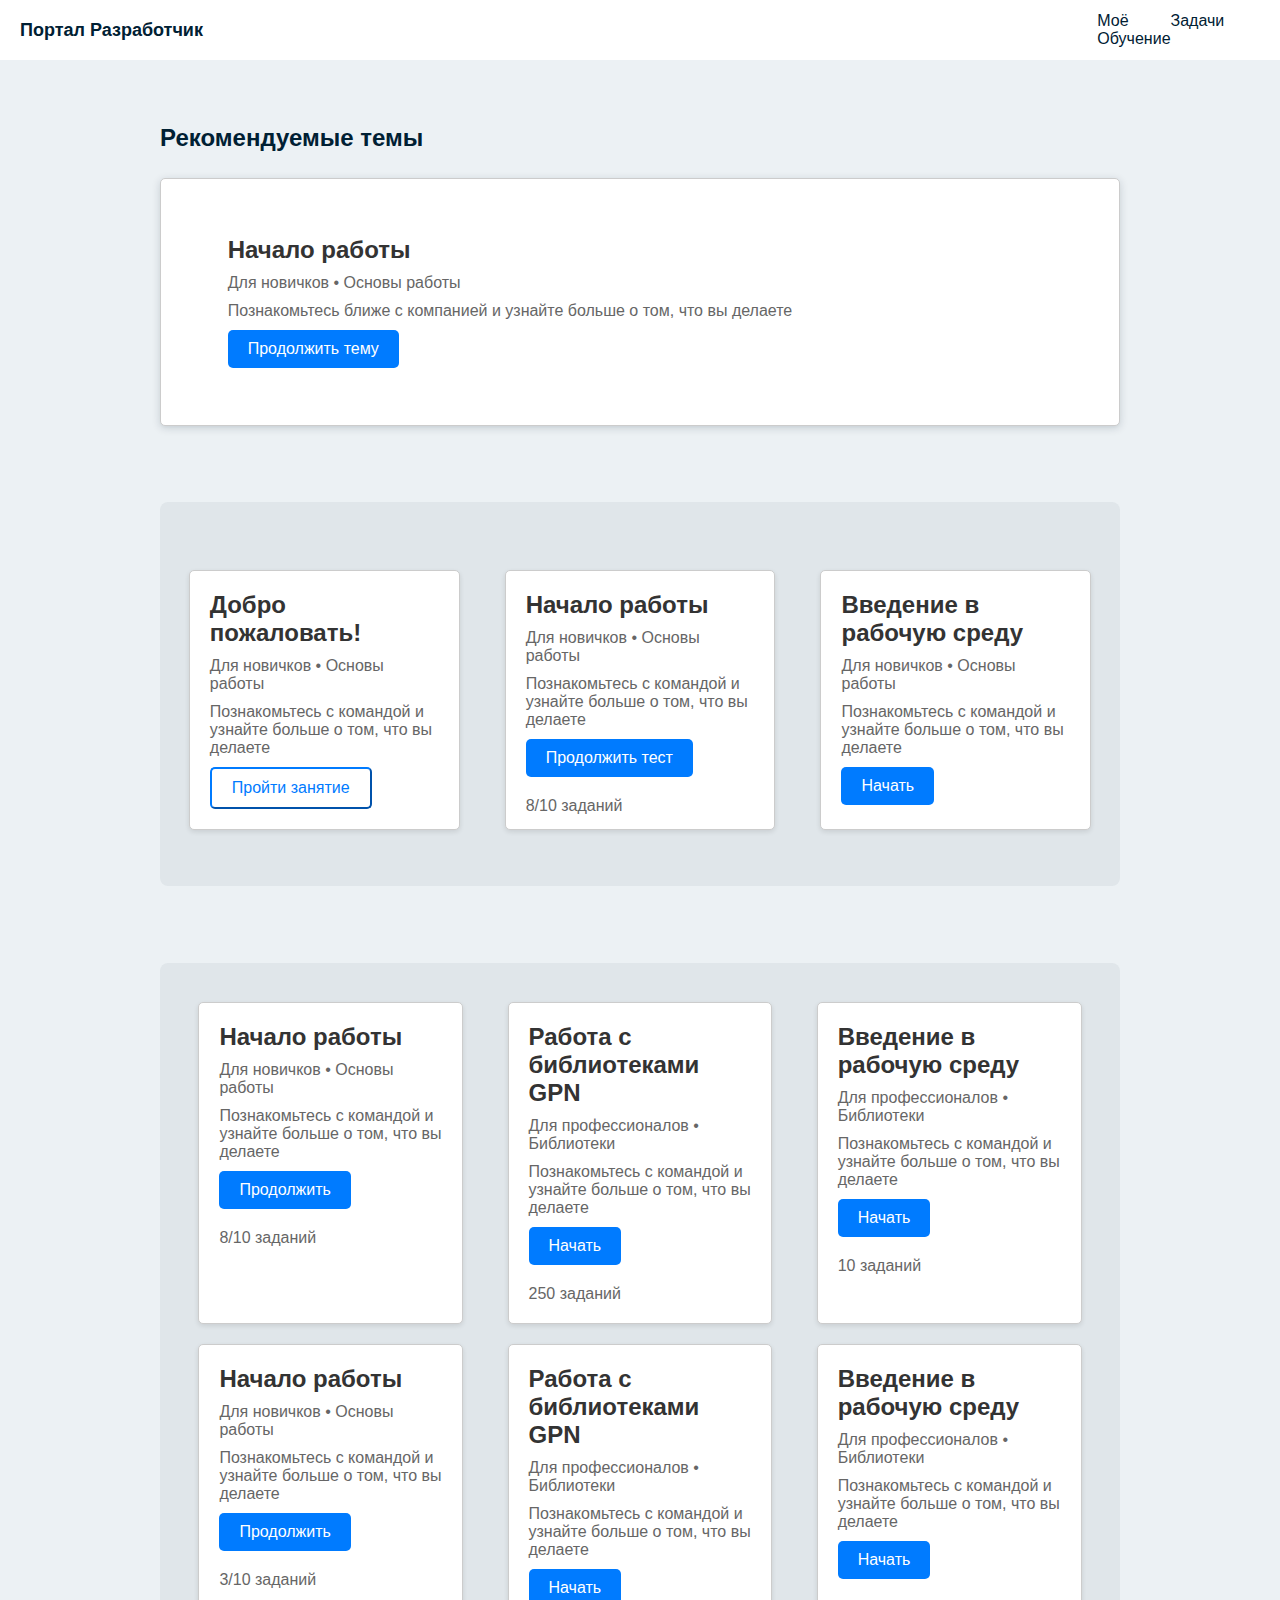
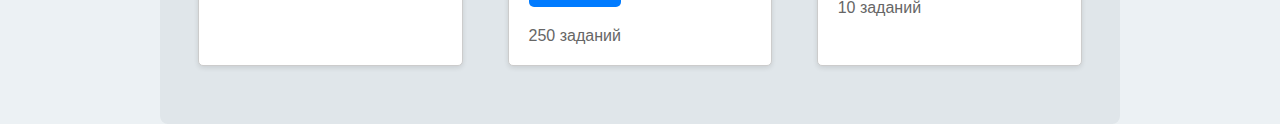
<file: index.htm>
<!DOCTYPE html>
<html lang="ru">
<head>
    <meta charset="UTF-8">
    <meta name="viewport" content="width=device-width, initial-scale=1.0">
    <link rel="stylesheet" href="forgit.css">
    <title>Портал Разработчика</title>
</head>
<body>
  <header>
    <div class="container">
        <h1 class="name">Портал Разработчик</h1>
        
        <nav>
          <ul class="nav-links">
              <li><a href="#">Моё Обучение</a></li>
              <li><a href="#">Задачи</a></li>
          </ul>
        </nav>
    </div>
  </header>


  <main>
    <h2 class="div-name">Рекомендуемые темы</h2>
    
    <div class="container9">
        <div class="block5">
                    <div class="circle-text">8/10</div>
            <div class="content">
                <h2 class="h33">Начало работы</h2>
                <p class="p33">Для новичков • Основы работы</p>
                <p class="p33">Познакомьтесь ближе с компанией и узнайте больше о том, что вы делаете</p>
                <button class="button">Продолжить тему</button>
            </div>
        </div>
    </div>

    <div class="container1">
      <div class="container1-5">
        <div class="container2">
            <div class="block">
                <h2 class="h22">Добро пожаловать!</h2>
                <p class="p22">Для новичков • Основы работы</p>
                <p class="p22">Познакомьтесь с командой и узнайте больше о том, что вы делаете</p>
                <button class="button-return">Пройти занятие</button>
            </div>
            <div class="block">
                <h2 class="h22">Начало работы</h2>
                <p class="p22">Для новичков • Основы работы</p>
                <p class="p22">Познакомьтесь с командой и узнайте больше о том, что вы делаете</p>
                <button class="button">Продолжить тест</button>
                <div class="progress">
                    <span class="progress-text">8/10 заданий</span>
                </div>
            </div>
            <div class="block">
                <h2 class="h22">Введение в рабочую среду</h2>
                <p class="p22">Для новичков • Основы работы</p>
                <p class="p22">Познакомьтесь с командой и узнайте больше о том, что вы делаете</p>
                <button class="button">Начать</button>
            </div>
        </div>
      </div>
    </div>

    <div class="container3-0">
      <div class="container3-1">
        <div class="container3">
            <div class="block2">
                <h2 class="h2">Начало работы</h2>
                <p class="p2">Для новичков • Основы работы</p>
                <p class="p2">Познакомьтесь с командой и узнайте больше о том, что вы делаете</p>
                <button class="button2">Продолжить</button>
                <div class="progress2">
                    <span class="progress-text2">8/10 заданий</span>
                </div>
            </div>
            <div class="block2">
                <h2 class="h2">Работа с библиотеками GPN</h2>
                <p class="p2">Для профессионалов • Библиотеки</p>
                <p class="p2">Познакомьтесь с командой и узнайте больше о том, что вы делаете</p>
                <button class="button2">Начать</button>
                <div class="progress2">
                    <span class="progress-text2">250 заданий</span>
                </div>
            </div>
            <div class="block2">
                <h2 class="h2">Введение в рабочую среду</h2>
                <p class="p2">Для профессионалов • Библиотеки</p>
                <p class="p2">Познакомьтесь с командой и узнайте больше о том, что вы делаете</p>
                <button class="button2">Начать</button>
                <div class="progress2">
                    <span class="progress-text2">10 заданий</span>
                </div>
            </div>
            <div class="block2">
                <h2 class="h2">Начало работы</h2>
                <p class="p2">Для новичков • Основы работы</p>
                <p class="p2">Познакомьтесь с командой и узнайте больше о том, что вы делаете</p>
                <button class="button2">Продолжить</button>
                <div class="progress2">
                    <span class="progress-text2">3/10 заданий</span>
                </div>
            </div>
            <div class="block2">
                <h2 class="h2">Работа с библиотеками GPN</h2>
                <p class="p2">Для профессионалов • Библиотеки</p>
                <p class="p2">Познакомьтесь с командой и узнайте больше о том, что вы делаете</p>
                <button class="button2">Начать</button>
                <div class="progress2">
                    <span class="progress-text2">250 заданий</span>
                </div>
            </div>
            <div class="block2">
                <h2 class="h2">Введение в рабочую среду</h2>
                <p class="p2">Для профессионалов • Библиотеки</p>
                <p class="p2">Познакомьтесь с командой и узнайте больше о том, что вы делаете</p>
                <button class="button2">Начать</button>
                <div class="progress2">
                    <span class="progress-text2">10 заданий</span>
                </div>
            </div>
        </div>
      </div>
    </div>
  </main>
</body>
</html>
</file>
<file: forgit.css>
:root {
  --font-family: "Segoe UI", sans-serif;
  --primary-color: #002033;
  --background-color: #ecf1f4;
  --white: #fff;
}

* {
  margin: 0;
  padding: 0;
  box-sizing: border-box;
}

body {
  background: var(--background-color);
  font-family: var(--font-family);
  color: var(--primary-color);
}

.container {
  max-width: 100%;
  background-color: var(--white);
  display: flex;
  align-items: center;
  justify-content: space-between;
  padding: 0 20px;
  height: 60px;
  gap: 20px;
}

.name {
  font-weight: 700;
  font-size: 18px;
  white-space: nowrap;
}

nav {
  display: flex;
  align-items: center;
  justify-content: space-between;
  gap: 20px;
}

.nav-links {
  display: flex;
  list-style: none;
  margin: 0;
  padding: 0;
  width: 40%;
}

.nav-links a {
  text-decoration: none;
  font-weight: 500;
  color: inherit;
}

.user-info {
  display: flex;
  align-items: center;
  margin-left: auto;
}

.user-name {
  font-weight: 400;
  font-size: 16px;
  margin-right: 12px;
}

.avatar {
  width: 40px;
  height: 40px;
  border-radius: 50%;
  overflow: hidden;
}

.avatar img {
  width: 100%;
  height: 100%;
  object-fit: cover;
}

.div-name {
  margin-left: 12.5%;
  margin-bottom: 2%;
  margin-top: 5%
}

.container9 {
  display: flex;
  justify-content: center;
}

.block5 {
  background-color: white;
  border: 1px solid #ccc;
  border-radius: 5px;
  padding: 20px;
  width: 75%;
  box-shadow: 0 2px 5px rgba(0, 0, 0, 0.1);
  display: flex;
  align-items: center;
  box-shadow: 0 2px 8px 0 rgba(0, 32, 51, 0.16), 0 2px 2px 0 rgba(0, 32, 51, 0.02);
  background: #fff;
  height: 248px;
}

.circle-text {
  color: white;
  font-size: 24px;
}

.content {
  flex: 1;
}

.h33 {
  color: #333;
  margin-bottom: 10px;
}

.p33 {
  color: #666;
  margin-bottom: 10px;
}

.button {
  background-color: #007bff;
  color: white;
  border: none;
  padding: 10px 20px;
  border-radius: 5px;
  cursor: pointer;
  font-size: 16px;
}

.button:hover {
  background-color: #0056b3;
}

.container1 {
  display: flex;
  justify-content: center;
}

.container1-5 {
  display: flex;
  height: 384px;
  background: rgba(0, 32, 51, 0.05);
  border-radius: 8px;
  width: 75%;
  margin-top: 6%;
}

.container2 {
  display: flex;
  justify-content: space-between;
  margin-top: 7%;
  margin-left: 3%;
  margin-right: 3%;
}

.block {
  background-color: white;
  border: 1px solid #ccc;
  border-radius: 5px;
  padding: 20px;
  width: 30%;
  box-shadow: 0 2px 5px rgba(0, 0, 0, 0.1);
  height: 260px;
  margin-bottom: 5%;
}

.h22 {
  color: #333;
  margin-bottom: 10px;
}

.p22 {
  color: #666;
  margin-bottom: 10px;
}

.button-return {
  background-color: #ffffff;
  color: #007bff;
  padding: 10px 20px;
  border-radius: 5px;
  cursor: pointer;
  font-size: 16px;
  border-color: #007bff;
}

.progress {
  margin-top: 20px;
}

.progress-text {
  color: #666;
  margin-bottom: 5px;
}

.container3-0 {
  display: flex;
  justify-content: center;
}

.container3-1 {
  display: flex;
  justify-content: center;
  width: 75%;
  background: rgba(0, 32, 51, 0.05);
  margin-top: 6%;
  border-radius: 8px;
}

.container3 {
  display: flex;
  flex-wrap: wrap;
  justify-content: space-between;
  margin-top: 4%;
  margin-bottom: 4%;
  margin-left: 4%;
  margin-right: 4%;
}

.block2 {
  background-color: white;
  border: 1px solid #ccc;
  border-radius: 5px;
  padding: 20px;
  width: 30%;
  box-shadow: 0 2px 5px rgba(0, 0, 0, 0.1);
  margin-bottom: 20px;
}

.h2 {
  color: #333;
  margin-bottom: 10px;
}

.p2 {
  color: #666;
  margin-bottom: 10px;
}

.button2 {
  background-color: #007bff;
  color: white;
  border: none;
  padding: 10px 20px;
  border-radius: 5px;
  cursor: pointer;
  font-size: 16px;
}

.button2:hover {
  background-color: #0056b3;
}

.progress2 {
  margin-top: 20px;
}

.progress-text2 {
  color: #666;
  margin-bottom: 5px;
}
</file>
